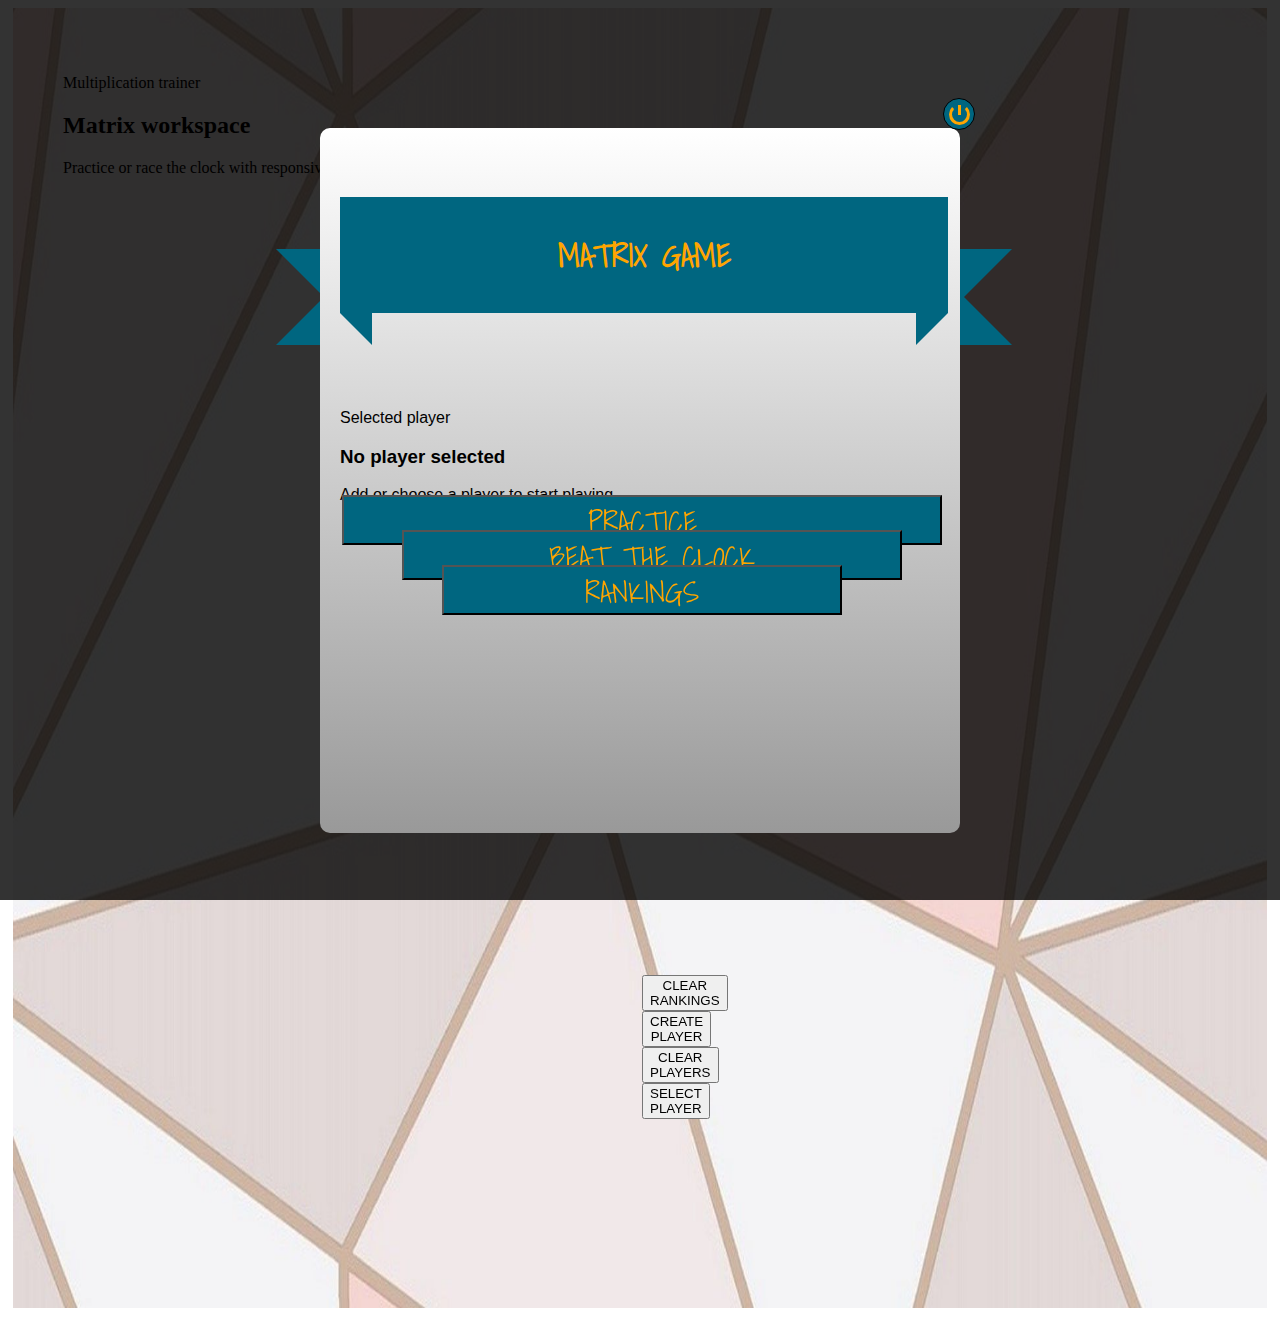
<file: Index.htm>
<!DOCTYPE html>
<meta http-equiv="Cache-Control" content="no-cache, no-store, must-revalidate" />
<meta http-equiv="Pragma" content="no-cache" />
<meta http-equiv="Expires" content="0" />
<meta name="viewport" content="width=device-width, initial-scale=1">
<html lang="en">
<head> 
    <meta charset="UTF-8">
    <link rel="stylesheet" href="styles.css">
    <link rel="stylesheet" href="lb.css">
    <title>Matrix Game</title>
</head>
<body>
    <div id="modalGameMenu" class="modalGameMenu">
        <div id="GameStart">
            <h1 class="ribbon">
                <strong id="GameStart_Header" class="ribbon-content">START THE CLOCK</strong>
            </h1>
            <div id="TimeSet" class="TimeSet" contenteditable="true">5:00</div>
            <div id="gobutton" class="gobutton"><p>GO</p></div>
        </div>
        <div id="GameStatus">
            <div class="GameComplete">
                <h1 class="ribbon">
                    <strong id="GameComplete_Header" class="ribbon-content">HEADER</strong>
                </h1>
                <div class="GameCompleteProfilePic"></div>
                <div id="GameCompleteImage" class="GameCompleteImage">&nbsp;</div>
                <h2 id="GameComplete_Score">
                  You scored <strong>67%</strong> in <strong>5 mins 30 secs</strong>
                </h2>
                <h2 id="GameComplete_SubHeader2" >
                  Check the leaderboard to see where you placed.
                </h2>
                <h2  id="GameComplete_SubHeader3">
                  Tip : Do this next time
                </h2>
                <div id="closemodalGameMenu" class="ExitButton" onclick="location.href='#close';">&nbsp;</div>
              </div>
        </div>
    </div>
    <div id="modalRakings" class="modalRankings">
        <div>  
            <div id="HeaderRankings" class="HeaderRankings">
                <h1 class="ribbon"><strong class="ribbon-content">RANKINGS</strong></h1>
                <div id="exit2" class="ExitButton" onclick="ClearScreenAndShowMenu();">&nbsp;</div>
                <div id="ClearRankings" class="ClearRankings" onclick="ClearRankings();">&nbsp;</div>
            </div>

            <div id="MainRankings" class="MainRankings">
                <div class="center">
                    <div id="NoRankings" class="NoRankings">
                        <h1>IT'S QUIET IN HERE !!</h1>
                        <p>START PLATING BEAT THE CLOCK TO GET RANKED</p>
                    </div>
                <div class="top3">
                    <div class="two item" id="RankItem2">
                        <div class="top3_pos">
                        2
                        </div>
                        <div id="item2_pic" class="top3_pic"></div>
                        <div id="item2_name" class="top3_name">
                        RANK2
                        </div>
                        <div id="item2_score" class="top3_score">
                        100%
                            </div>
                        </div>
                    <div class="one item" id="RankItem1">
                        <div class="top3_pos">
                        1
                        </div>
                        <div id="item1_pic"  class="top3_pic"></div>
                        <div id="item1_pic2"  class="top3_pic2" style="background-image: url('trophy_1st.png')"></div>
                        <div id="item1_name" class="top3_name">
                        RANK1
                        </div>
                        <div id="item1_score" class="top3_score">
                        100%
                            </div>
                        </div>
                    <div class="three item" id="RankItem3">
                        <div class="top3_pos">
                        3
                        </div>
                        <div id="item3_pic" class="top3_pic"></div>
                        <div id="item3_pic2"  class="top3_pic2 bronze-trophy"></div>
                        <div id="item3_name" class="top3_name">
                        RANK3
                        </div>
                        <div id="item3_score" class="top3_score">
                        100%
                            </div>
                        </div>
                    </div> 
                    <div class="list">
                        <div class="item" id="RankItem4">
                            <div class="list_pos">
                            4
                            </div>
                            <div id="item4_pic" class="list_pic"></div>
                            <div id="item4_name" class="list_name">
                            RANK4
                            </div>
                            <div id="item4_score" class="list_score">
                            100%
                            </div>
                        </div>
                        <div class="item" id="RankItem5">
                            <div class="list_pos">
                            5
                            </div>
                            <div id="item5_pic" class="list_pic"></div>
                            <div id="item5_name" class="list_name">
                            RANK5
                            </div>
                            <div id="item5_score" class="list_score">
                            100%
                            </div>
                        </div>
                        <div class="item" id="RankItem6">
                            <div class="list_pos">
                            5
                            </div>
                            <div id="item6_pic" class="list_pic"></div>
                            <div id="item6_name" class="list_name">
                            RANK6
                            </div>
                            <div id="item6_score" class="list_score">
                            100%
                            </div>
                        </div>
                        <div class="item" id="RankItem7">
                            <div class="list_pos">
                            5
                            </div>
                            <div id="item7_pic" class="list_pic"></div>
                            <div id="item7_name" class="list_name">
                            RANK7
                            </div>
                            <div id="item7_score" class="list_score">
                            100%
                            </div>
                        </div>
                        <div class="item" id="RankItem8">
                            <div class="list_pos">
                            5
                            </div>
                            <div id="item8_pic" class="list_pic"></div>
                            <div id="item8_name" class="list_name">
                            RANK8
                            </div>
                            <div id="item8_score" class="list_score">
                            100%
                            </div>
                        </div>
                        <div class="item" id="RankItem9">
                            <div class="list_pos">
                            5
                            </div>
                            <div id="item9_pic" class="list_pic"></div>
                            <div id="item9_name" class="list_name">
                            RANK9
                            </div>
                            <div id="item9_score" class="list_score">
                            100%
                            </div>
                        </div>
                        <div class="item" id="RankItem10">
                            <div class="list_pos">
                            5
                            </div>
                            <div id="item10_pic" class="list_pic"></div>
                            <div id="item10_name" class="list_name">
                            RANK10
                            </div>
                            <div id="item10_score" class="list_score">
                            100%
                            </div>
                        </div>
                    </div>
                </div>
            </div>
        </div>
    </div>
    <div id="modalMainMenu" class="modalMainMenu">
        <div class="menu-card">
            <div class="menu-card__header">
                <h1 class="ribbon modern-ribbon">
                        <strong class="ribbon-content">MATRIX GAME</strong>
                </h1>
                <div id="exit"  class="ExitButton" onclick="location.href='#close';">&nbsp;</div>
            </div>
            <div id="mainmenutopimage" class="menu-hero">
    
            </div>
            <div class="selected-player">
                <div id="selectedPlayerAvatar" class="selected-player__avatar"></div>
                <div class="selected-player__details">
                    <p class="eyebrow">Selected player</p>
                    <h3 id="selectedPlayerName" class="selected-player__name">No player selected</h3>
                    <p class="helper-text small">Add or choose a player to start playing.</p>
                </div>
            </div>
            <div id="mainMenuItems" class="menu-grid">
                    <button id="practice" class="menu-button primary"><span>PRACTICE</span></button>
                    <button id="beattheclock" class="menu-button primary"><span>BEAT THE CLOCK</span></button>
                    <button id="rankings" class="menu-button secondary"><span>RANKINGS</span></button>
                    <button id="clearRankings" class="menu-button ghost"><span>CLEAR RANKINGS</span></button>
                    <button id="createPlayer" class="menu-button secondary"><span>CREATE PLAYER</span></button>
                    <button id="clearPlayers" class="menu-button ghost"><span>CLEAR PLAYERS</span></button>
                    <button id="selectPlayer" class="menu-button secondary hidden"><span>SELECT PLAYER</span></button>
                  </div>
        </div>
        </div>
    <div id="modalCreatePlayer" class="modalMainMenu">
        <div class="menu-card player-card">
            <div class="menu-card__header">
                <h2>Create player</h2>
                <div class="ExitButton" onclick="ClearScreenAndShowMenu();">&nbsp;</div>
            </div>
            <div class="player-form">
                <label class="input-label" for="playerName">Player name</label>
                <input id="playerName" class="text-input" type="text" maxlength="40" placeholder="Enter player name">

                <label class="input-label" for="playerImage">Player image</label>
                <input id="playerImage" class="file-input" type="file" accept="image/*">
                <div class="player-preview">
                    <div id="playerPreview" class="selected-player__avatar preview"></div>
                    <p class="helper-text small">Choose an image to personalise this player.</p>
                </div>
            </div>
            <div class="player-form__actions">
                <button id="savePlayer" class="menu-button primary"><span>SAVE PLAYER</span></button>
                <button id="cancelCreatePlayer" class="menu-button ghost"><span>CANCEL</span></button>
            </div>
        </div>
    </div>
    <div id="modalSelectPlayer" class="modalMainMenu">
        <div class="menu-card player-card">
            <div class="menu-card__header">
                <h2>Select player</h2>
                <div class="ExitButton" onclick="ClearScreenAndShowMenu();">&nbsp;</div>
            </div>
            <div id="playerList" class="player-list"></div>
        </div>
    </div>
    <div id="GameScreen" class="GameScreen">  
        <div class="game-panel">
            <div class="game-panel__header">
                <div>
                    <p class="eyebrow">Multiplication trainer</p>
                    <h2>Matrix workspace</h2>
                </div>
                <p class="helper-text">Practice or race the clock with responsive controls.</p>
            </div>
            <div class="table-wrapper">
                <table id="MatrixTable" class="MatrixTable"></table>
            </div>
            <div id="matrixfooter" class="matrixfooter" >
                <div id="timerMeter" class="meter">
                    <span id="progress" style="width: 0%"></span>
                </div>
                <div id="ButtonGroup" class="ButtonGroup">
                    <div id="StopButton" class="control-button stopbutton"><p>Stop</p></div>
                    <div id="MenuButton" class="control-button menubutton"><p>Menu</p></div>
                    <div id="ShuffleButton" class="control-button shufflebutton"><p>Shuffle</p></div>
                </div>
            </div>
        </div>
    </div>
</body>
<script src="codelib.js"></script>
</html>
</file>
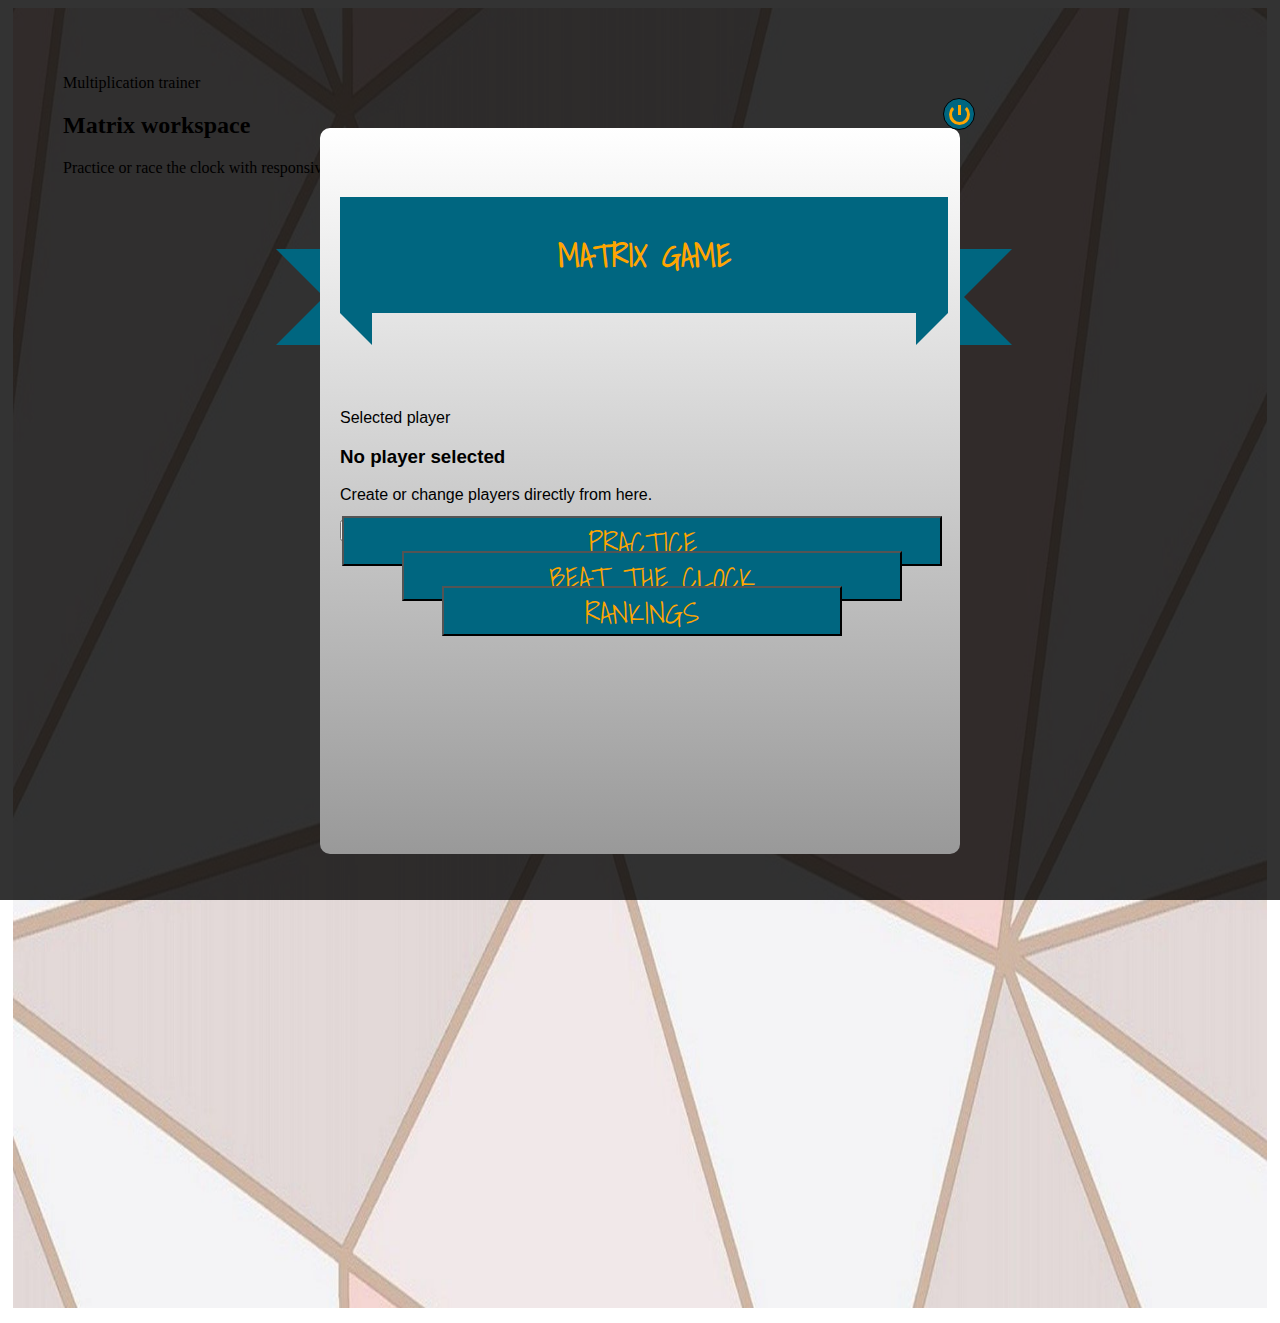
<file: Index.html>
<!DOCTYPE html>
<meta http-equiv="Cache-Control" content="no-cache, no-store, must-revalidate" />
<meta http-equiv="Pragma" content="no-cache" />
<meta http-equiv="Expires" content="0" />
<meta name="viewport" content="width=device-width, initial-scale=1">
<html lang="en">
<head> 
    <meta charset="UTF-8">
    <link rel="stylesheet" href="styles.css">
    <link rel="stylesheet" href="lb.css">
    <title>Matrix Game</title>
</head>
<body>
    <div id="modalGameMenu" class="modalGameMenu">
        <div id="GameStart">
            <h1 class="ribbon">
                <strong id="GameStart_Header" class="ribbon-content">START THE CLOCK</strong>
            </h1>
            <div id="TimeSet" class="TimeSet" contenteditable="true">5:00</div>
            <div id="gobutton" class="gobutton"><p>GO</p></div>
        </div>
        <div id="GameStatus">
            <div class="GameComplete">
                <h1 class="ribbon">
                    <strong id="GameComplete_Header" class="ribbon-content">HEADER</strong>
                </h1>
                <div id="GameCompleteImage" class="GameCompleteImage">&nbsp;</div>
                <h2 id="GameComplete_Score">
                  You scored <strong>67%</strong> in <strong>5 mins 30 secs</strong>
                </h2>
                <h2 id="GameComplete_SubHeader2" >
                  Check the leaderboard to see where you placed.
                </h2>
                <h2  id="GameComplete_SubHeader3">
                  Tip : Do this next time
                </h2>
                <div id="closemodalGameMenu" class="ExitButton" onclick="location.href='#close';">&nbsp;</div>
              </div>
        </div>
    </div>
    <div id="modalRakings" class="modalRankings">
        <div>  
            <div id="HeaderRankings" class="HeaderRankings">
                <h1 class="ribbon"><strong class="ribbon-content">RANKINGS</strong></h1>
                <div id="exit2" class="ExitButton" onclick="ClearScreenAndShowMenu();">&nbsp;</div>
                <div id="ClearRankings" class="ClearRankings" onclick="ClearRankings();">&nbsp;</div>
            </div>

            <div id="MainRankings" class="MainRankings">
                <div class="center">
                    <div id="NoRankings" class="NoRankings">
                        <h1>IT'S QUIET IN HERE !!</h1>
                        <p>START PLATING BEAT THE CLOCK TO GET RANKED</p>
                    </div>
                    <div class="top3">
                        <div class="two item" id="RankItem2">
                            <div class="top3_pos">2</div>
                            <div id="item2_pic" class="top3_pic"></div>
                            <div id="item2_pic2" class="top3_pic2 silver" style="background-image: url('trophy_2nd.svg')"></div>
                            <div id="item2_name" class="top3_name">RANK2</div>
                            <div id="item2_score" class="top3_score">100%</div>
                        </div>
                        <div class="one item" id="RankItem1">
                            <div class="top3_pos">1</div>
                            <div id="item1_pic" class="top3_pic"></div>
                            <div id="item1_pic2" class="top3_pic2 gold" style="background-image: url('trophy_1st.png')"></div>
                            <div id="item1_name" class="top3_name">RANK1</div>
                            <div id="item1_score" class="top3_score">100%</div>
                        </div>
                        <div class="three item" id="RankItem3">
                            <div class="top3_pos">3</div>
                            <div id="item3_pic" class="top3_pic"></div>
                            <div id="item3_pic2" class="top3_pic2 bronze" style="background-image: url('trophy_bronze.svg')"></div>
                            <div id="item3_name" class="top3_name">RANK3</div>
                            <div id="item3_score" class="top3_score">100%</div>
                        </div>
                    </div> 
                    <div class="list">
                        <div class="item" id="RankItem4">
                            <div class="list_pos">
                            4
                            </div>
                            <div id="item4_pic" class="list_pic"></div>
                            <div id="item4_name" class="list_name">
                            RANK4
                            </div>
                            <div id="item4_score" class="list_score">
                            100%
                            </div>
                        </div>
                        <div class="item" id="RankItem5">
                            <div class="list_pos">
                            5
                            </div>
                            <div id="item5_pic" class="list_pic"></div>
                            <div id="item5_name" class="list_name">
                            RANK5
                            </div>
                            <div id="item5_score" class="list_score">
                            100%
                            </div>
                        </div>
                        <div class="item" id="RankItem6">
                            <div class="list_pos">
                            6
                            </div>
                            <div id="item6_pic" class="list_pic"></div>
                            <div id="item6_name" class="list_name">
                            RANK6
                            </div>
                            <div id="item6_score" class="list_score">
                            100%
                            </div>
                        </div>
                        <div class="item" id="RankItem7">
                            <div class="list_pos">
                            7
                            </div>
                            <div id="item7_pic" class="list_pic"></div>
                            <div id="item7_name" class="list_name">
                            RANK7
                            </div>
                            <div id="item7_score" class="list_score">
                            100%
                            </div>
                        </div>
                        <div class="item" id="RankItem8">
                            <div class="list_pos">
                            8
                            </div>
                            <div id="item8_pic" class="list_pic"></div>
                            <div id="item8_name" class="list_name">
                            RANK8
                            </div>
                            <div id="item8_score" class="list_score">
                            100%
                            </div>
                        </div>
                        <div class="item" id="RankItem9">
                            <div class="list_pos">
                            9
                            </div>
                            <div id="item9_pic" class="list_pic"></div>
                            <div id="item9_name" class="list_name">
                            RANK9
                            </div>
                            <div id="item9_score" class="list_score">
                            100%
                            </div>
                        </div>
                        <div class="item" id="RankItem10">
                            <div class="list_pos">
                            10
                            </div>
                            <div id="item10_pic" class="list_pic"></div>
                            <div id="item10_name" class="list_name">
                            RANK10
                            </div>
                            <div id="item10_score" class="list_score">
                            100%
                            </div>
                        </div>
                    </div>
                </div>
            </div>
        </div>
    </div>
    <div id="modalMainMenu" class="modalMainMenu">
        <div class="menu-card">
            <div class="menu-card__header">
                <h1 class="ribbon modern-ribbon">
                        <strong class="ribbon-content">MATRIX GAME</strong>
                </h1>
                <div id="exit"  class="ExitButton" onclick="location.href='#close';">&nbsp;</div>
            </div>
            <div id="mainmenutopimage" class="menu-hero">
    
            </div>
            <div class="selected-player">
                <div id="selectedPlayerAvatar" class="selected-player__avatar"></div>
                <div class="selected-player__details">
                    <p class="eyebrow">Selected player</p>
                    <h3 id="selectedPlayerName" class="selected-player__name">No player selected</h3>
                    <p class="helper-text small">Create or change players directly from here.</p>
                    <div class="selected-player__actions">
                        <button id="selectedCreatePlayer" class="chip-button"><span>CREATE PLAYER</span></button>
                        <button id="selectedChangePlayer" class="chip-button ghost"><span>CHANGE PLAYER</span></button>
                    </div>
                </div>
            </div>
            <div id="mainMenuItems" class="menu-grid">
                    <button id="practice" class="menu-button primary"><span>PRACTICE</span></button>
                    <button id="beattheclock" class="menu-button primary"><span>BEAT THE CLOCK</span></button>
                    <button id="rankings" class="menu-button secondary"><span>RANKINGS</span></button>
                  </div>
        </div>
        </div>
    <div id="modalCreatePlayer" class="modalMainMenu">
        <div class="menu-card player-card">
            <div class="menu-card__header">
                <h2>Create player</h2>
                <div class="ExitButton" onclick="ClearScreenAndShowMenu();">&nbsp;</div>
            </div>
            <div class="player-form">
                <label class="input-label" for="playerName">Player name</label>
                <input id="playerName" class="text-input" type="text" maxlength="40" placeholder="Enter player name">

                <label class="input-label" for="playerImage">Player image</label>
                <input id="playerImage" class="file-input" type="file" accept="image/*">
            </div>
            <div class="player-form__actions">
                <button id="savePlayer" class="menu-button primary"><span>SAVE PLAYER</span></button>
                <button id="cancelCreatePlayer" class="menu-button ghost"><span>CANCEL</span></button>
            </div>
            <div class="player-preview">
                <div id="playerPreview" class="selected-player__avatar preview"></div>
            </div>
        </div>
    </div>
    <div id="modalSelectPlayer" class="modalMainMenu">
        <div class="menu-card player-card">
            <div class="menu-card__header">
                <h2>Select player</h2>
                <div class="ExitButton" onclick="ClearScreenAndShowMenu();">&nbsp;</div>
            </div>
            <div id="playerList" class="player-list"></div>
        </div>
    </div>
    <div id="GameScreen" class="GameScreen">  
        <div class="game-panel">
            <div class="game-panel__header">
                <div>
                    <p class="eyebrow">Multiplication trainer</p>
                    <h2>Matrix workspace</h2>
                </div>
                <p class="helper-text">Practice or race the clock with responsive controls.</p>
            </div>
            <div class="table-wrapper">
                <table id="MatrixTable" class="MatrixTable"></table>
            </div>
            <div id="matrixfooter" class="matrixfooter" >
                <div id="timerMeter" class="meter">
                    <span id="progress" style="width: 0%"></span>
                </div>
                <div id="ButtonGroup" class="ButtonGroup">
                    <div id="StopButton" class="control-button stopbutton"><p>Stop</p></div>
                    <div id="MenuButton" class="control-button menubutton"><p>Menu</p></div>
                    <div id="ShuffleButton" class="control-button shufflebutton"><p>Shuffle</p></div>
                </div>
            </div>
        </div>
    </div>
</body>
<script src="codelib.js"></script>
</html>
</file>
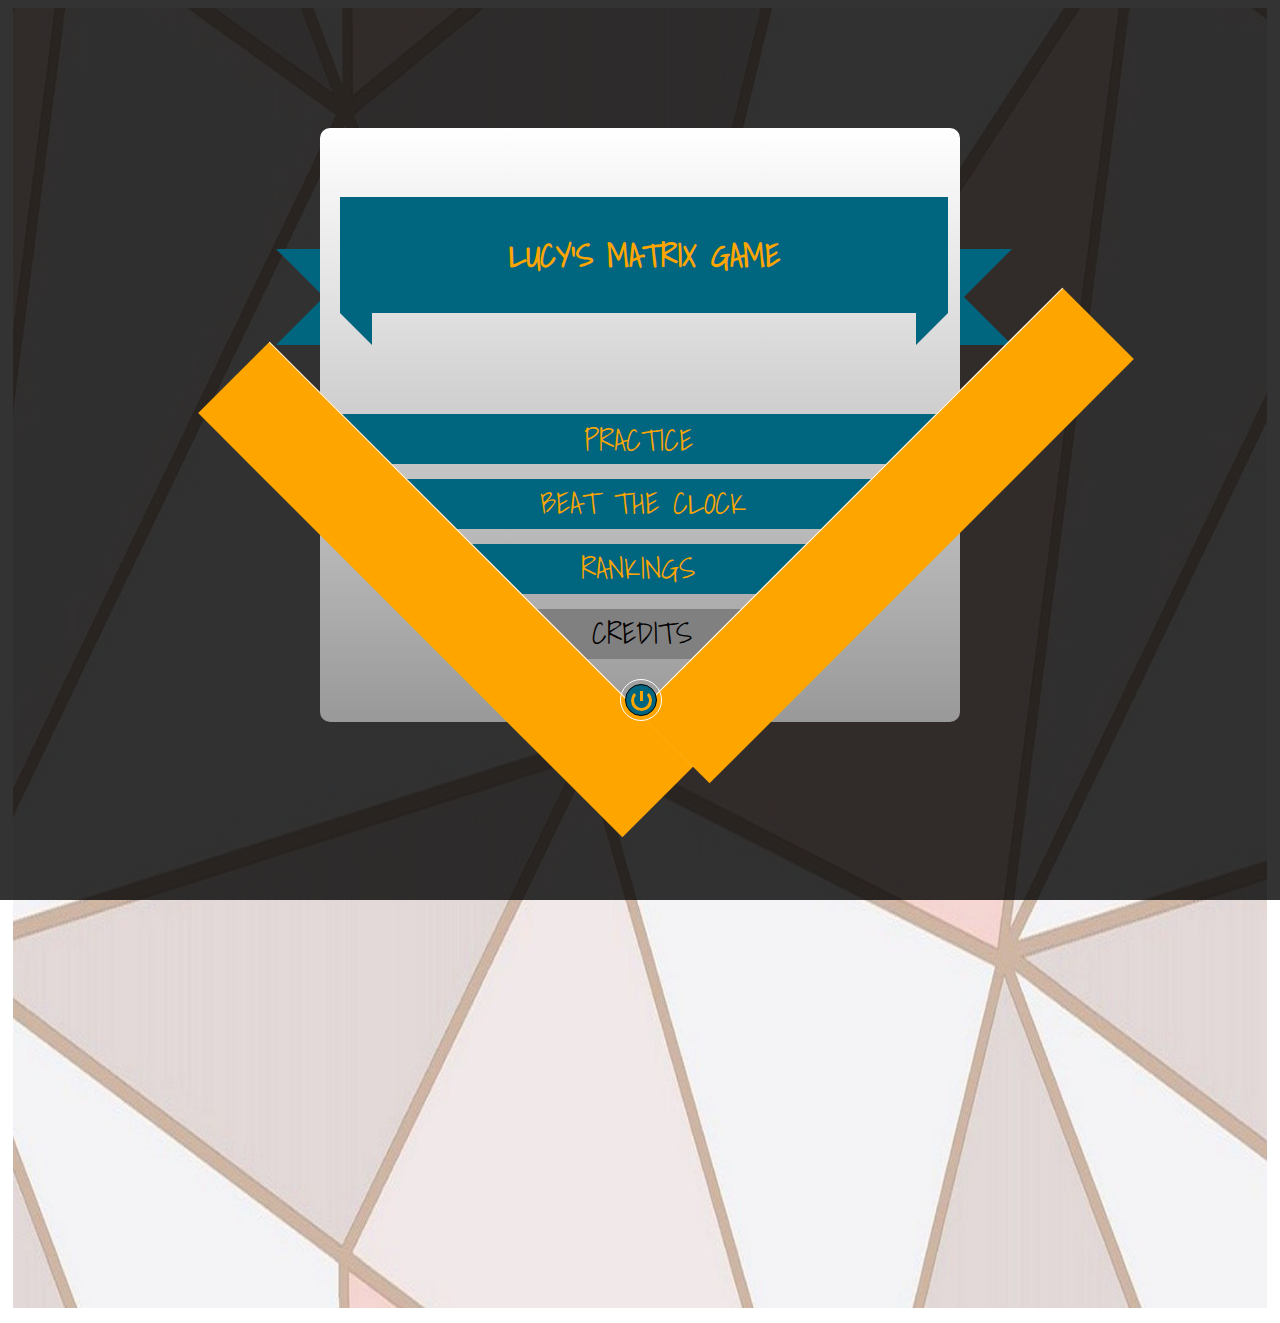
<file: Default.htm>
<!DOCTYPE html>
<meta http-equiv="Cache-Control" content="no-cache, no-store, must-revalidate" />
<meta http-equiv="Pragma" content="no-cache" />
<meta http-equiv="Expires" content="0" />
<meta name="viewport" content="width=device-width, initial-scale=1">
<html lang="en">
<head> 
    <meta charset="UTF-8">
    <link rel="stylesheet" href="styles.css">
    <link rel="stylesheet" href="lb.css">
    <title>Lucys Matrix Game</title>
</head>
<body>
    <div id="modalGameMenu" class="modalGameMenu">
        <div id="GameStart">
            <h1 class="ribbon">
                <strong id="GameStart_Header" class="ribbon-content">START THE CLOCK</strong>
            </h1>
            <div id="TimeSet" class="TimeSet" contenteditable="true">5:00</div>
            <div id="gobutton" class="gobutton"><p>GO</p></div>
        </div>
        <div id="GameStatus">
            <div class="GameComplete">
                <h1 class="ribbon">
                    <strong id="GameComplete_Header" class="ribbon-content">HEADER</strong>
                </h1>
                <div class="GameCompleteProfilePic"></div>
                <div id="GameCompleteImage" class="GameCompleteImage">&nbsp;</div>
                <h2 id="GameComplete_Score">
                  You scored <strong>67%</strong> in <strong>5 mins 30 secs</strong>
                </h2>
                <h2 id="GameComplete_SubHeader2" >
                  Check the leaderboard to see where you placed.
                </h2>
                <h2  id="GameComplete_SubHeader3">
                  Tip : Do this next time
                </h2>
                <div id="closemodalGameMenu" class="ExitButton" onclick="location.href='#close';">&nbsp;</div>
              </div>
        </div>
    </div>
    <div id="modalRakings" class="modalRankings">
        <div>  
            <div id="HeaderRankings" class="HeaderRankings">
                <h1 class="ribbon"><strong class="ribbon-content">RANKINGS</strong></h1>
                <div id="exit2" class="ExitButton" onclick="ClearScreenAndShowMenu();">&nbsp;</div>
                <div id="ClearRankings" class="ClearRankings" onclick="ClearRankings();">&nbsp;</div>
            </div>

            <div id="MainRankings" class="MainRankings">
                <div class="center">
                    <div id="NoRankings" class="NoRankings">
                        <h1>IT'S QUIET IN HERE !!</h1>
                        <p>START PLATING BEAT THE CLOCK TO GET RANKED</p>
                    </div>
                    <div class="top3">
                        <div class="two item" id="RankItem2">
                            <div class="top3_pos">
                            2
                            </div>
                            <div id="item2_pic" class="top3_pic" style="background-image: url('lucy.png')"></div>
                            <div id="item2_name" class="top3_name">
                            RANK2
                            </div>
                            <div id="item2_score" class="top3_score">
                            100%
                            </div>
                        </div>
                        <div class="one item" id="RankItem1">
                            <div class="top3_pos">
                            1
                            </div>
                            <div id="item1_pic"  class="top3_pic" style="background-image: url('lucy.png')"></div>
                            <div id="item1_pic2"  class="top3_pic2" style="background-image: url('trophy_1st.png')"></div>
                            <div id="item1_name" class="top3_name">
                            RANK1
                            </div>
                            <div id="item1_score" class="top3_score">
                            100%
                            </div>
                        </div>
                        <div class="three item" id="RankItem3">
                            <div class="top3_pos">
                            3
                            </div>
                            <div id="item3_pic" class="top3_pic" style="background-image: url('lucy.png')"></div>
                            <div id="item3_name" class="top3_name">
                            RANK3
                            </div>
                            <div id="item3_score" class="top3_score">
                            100%
                            </div>
                        </div>
                    </div> 
                    <div class="list">
                        <div class="item" id="RankItem4">
                            <div class="list_pos">
                            4
                            </div>
                            <div id="item4_pic" class="list_pic" style="background-image: url('lucy.png')"></div>
                            <div id="item4_name" class="list_name">
                            RANK4
                            </div>
                            <div id="item4_score" class="list_score">
                            100%
                            </div>
                        </div>
                        <div class="item" id="RankItem5">
                            <div class="list_pos">
                            5
                            </div>
                            <div id="item5_pic" class="list_pic" style="background-image: url('lucy.png')"></div>
                            <div id="item5_name" class="list_name">
                            RANK5
                            </div>
                            <div id="item5_score" class="list_score">
                            100%
                            </div>
                        </div>
                        <div class="item" id="RankItem6">
                            <div class="list_pos">
                            5
                            </div>
                            <div id="item6_pic" class="list_pic" style="background-image: url('lucy.png')"></div>
                            <div id="item6_name" class="list_name">
                            RANK6
                            </div>
                            <div id="item6_score" class="list_score">
                            100%
                            </div>
                        </div>
                        <div class="item" id="RankItem7">
                            <div class="list_pos">
                            5
                            </div>
                            <div id="item7_pic" class="list_pic" style="background-image: url('lucy.png')"></div>
                            <div id="item7_name" class="list_name">
                            RANK7
                            </div>
                            <div id="item7_score" class="list_score">
                            100%
                            </div>
                        </div>
                        <div class="item" id="RankItem8">
                            <div class="list_pos">
                            5
                            </div>
                            <div id="item8_pic" class="list_pic" style="background-image: url('lucy.png')"></div>
                            <div id="item8_name" class="list_name">
                            RANK8
                            </div>
                            <div id="item8_score" class="list_score">
                            100%
                            </div>
                        </div>
                        <div class="item" id="RankItem9">
                            <div class="list_pos">
                            5
                            </div>
                            <div id="item9_pic" class="list_pic" style="background-image: url('lucy.png')"></div>
                            <div id="item9_name" class="list_name">
                            RANK9
                            </div>
                            <div id="item9_score" class="list_score">
                            100%
                            </div>
                        </div>
                        <div class="item" id="RankItem10">
                            <div class="list_pos">
                            5
                            </div>
                            <div id="item10_pic" class="list_pic" style="background-image: url('lucy.png')"></div>
                            <div id="item10_name" class="list_name">
                            RANK10
                            </div>
                            <div id="item10_score" class="list_score">
                            100%
                            </div>
                        </div>
                    </div>
                </div>
            </div>
        </div>
    </div>
    <div id="modalMainMenu" class="modalMainMenu">
        <div>
            <h1 class="ribbon">
                    <strong class="ribbon-content">LUCY'S MATRIX GAME</strong>
            </h1>
            <div id="mainmenutopimage">
    
            </div>
            <div id="mainMenuItems">
                    <div id="left"></div>
                    <div id="practice"><p>PRACTICE</p></div>
                    <div id="beattheclock"><p>BEAT THE CLOCK</p></div>
                    <div id="rankings"><p>RANKINGS</p></div>
                    <div id="credits"><p>CREDITS</p></div>
                    <div id="right"></div>
                    <div id="exit"  class="ExitButton" onclick="location.href='#close';">&nbsp;</div>
                    <div id="circle"></div>
                  </div>
        </div>
        </div>
    <div id="GameScreen" class="GameScreen">  
        <table id="MatrixTable" class="MatrixTable"></table>
        <div id="matrixfooter" >
            <div class="meter">
                <span id="progress" style="width: 0%"></span>
                <div id="ButtonGroup" class="ButtonGroup">
                    <div id="StopButton" class="stopbutton"><p>Stop</p></div>
                    <div id="MenuButton" class="menubutton"><p>Menu</p></div>
                    <div id="ShuffleButton" class="shufflebutton"><p>Shuffle</p></div>
                </div>
            </div>
            
        </div>
    </div>
</table>
</body>
<script src="codelib.js"></script>
</html>
</file>
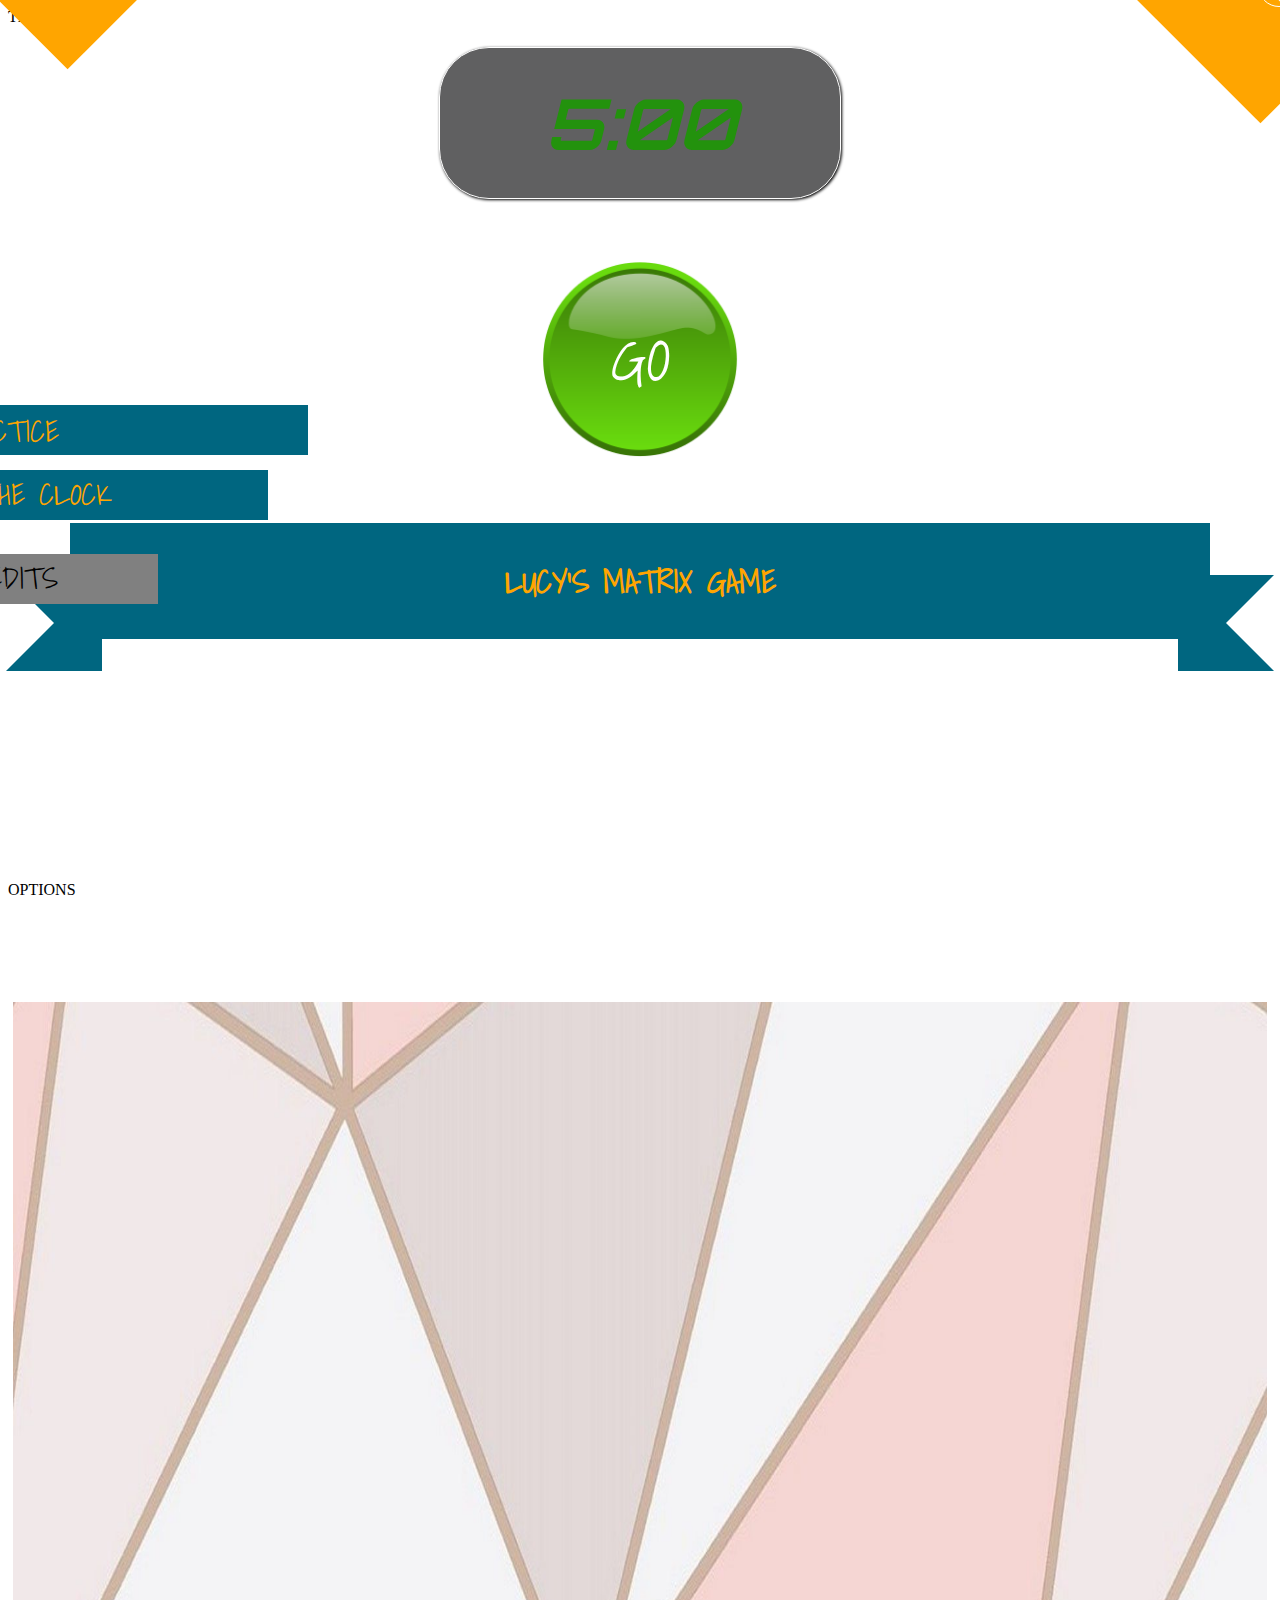
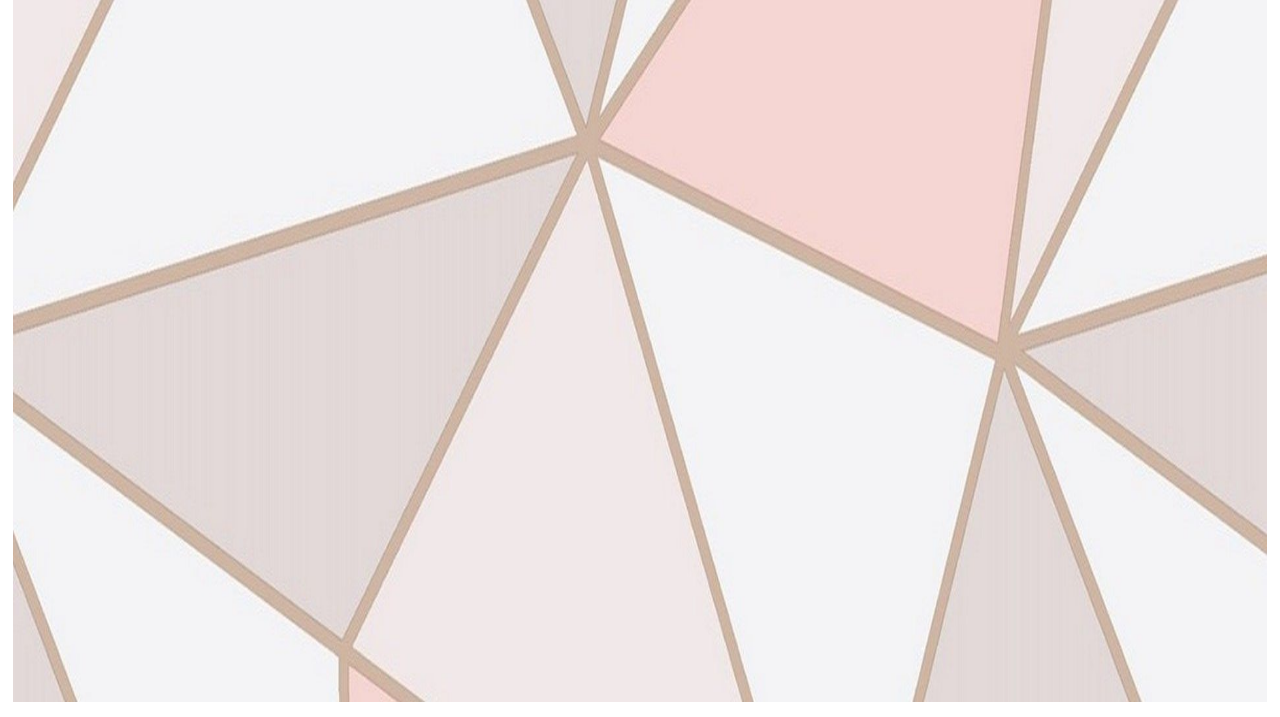
<file: Matrix.htm>
<!DOCTYPE html>
<meta http-equiv="Cache-Control" content="no-cache, no-store, must-revalidate" />
<meta http-equiv="Pragma" content="no-cache" />
<meta http-equiv="Expires" content="0" />
<html lang="en">
<head> 
    <meta charset="UTF-8">
    <link rel="stylesheet" href="styles.css">
    <title>Lucys Matrix Game</title>
</head>
<body>
    <div id="GameScore" class="GameScore">TEST</div>
    <div id="inGameStatus" class="inGameStatus">
        <div id="GameStart">
            <h1> </h1>
            <div id="TimeSet" class="TimeSet" contenteditable="true">5:00</div>
            <div id="gobutton" class="gobutton"><p>GO</p></div>
        </div>
        <div id="GameStatus">
        </div>
    </div>
    <div id="openModal" class="modalDialog">
    <div>
        <h1 class="ribbon">
                <strong class="ribbon-content">LUCY'S MATRIX GAME</strong>
        </h1>
        <div id="mainmenutopimage">
        </div>
        <div id="allthethings">
                <div id="left"></div>
                <div id="practice"><p>PRACTICE</p></div>
                <div id="beattheclock"><p>BEAT THE CLOCK</p></div>
                <div id="options"><p>OPTIONS</p></div>
                <div id="credits"><p>CREDITS</p></div>
                <div id="right"></div>
                <div id="exit" onclick="location.href='#close';">&nbsp;</div>
                <div id="circle"></div>
              </div>
    </div>
    </div>
    <div id="GameScreen" class="GameScreen">  
        <table id="MatrixTable" class="MatrixTable"></table>
        <div id="matrixfooter" >
            <div class="meter">
                <span id="progress" style="width: 0%"></span>
                <div id="MenuButton" class="menubutton"><p>Menu</p></div>
                <div id="StopButton" class="stopbutton"><p>Stop</p></div>
            </div>
            
        </div>
    </div>
    
<!-- here goes our data! -->
</table>
</body>
<script src="codelib.js"></script>
</html>
</file>
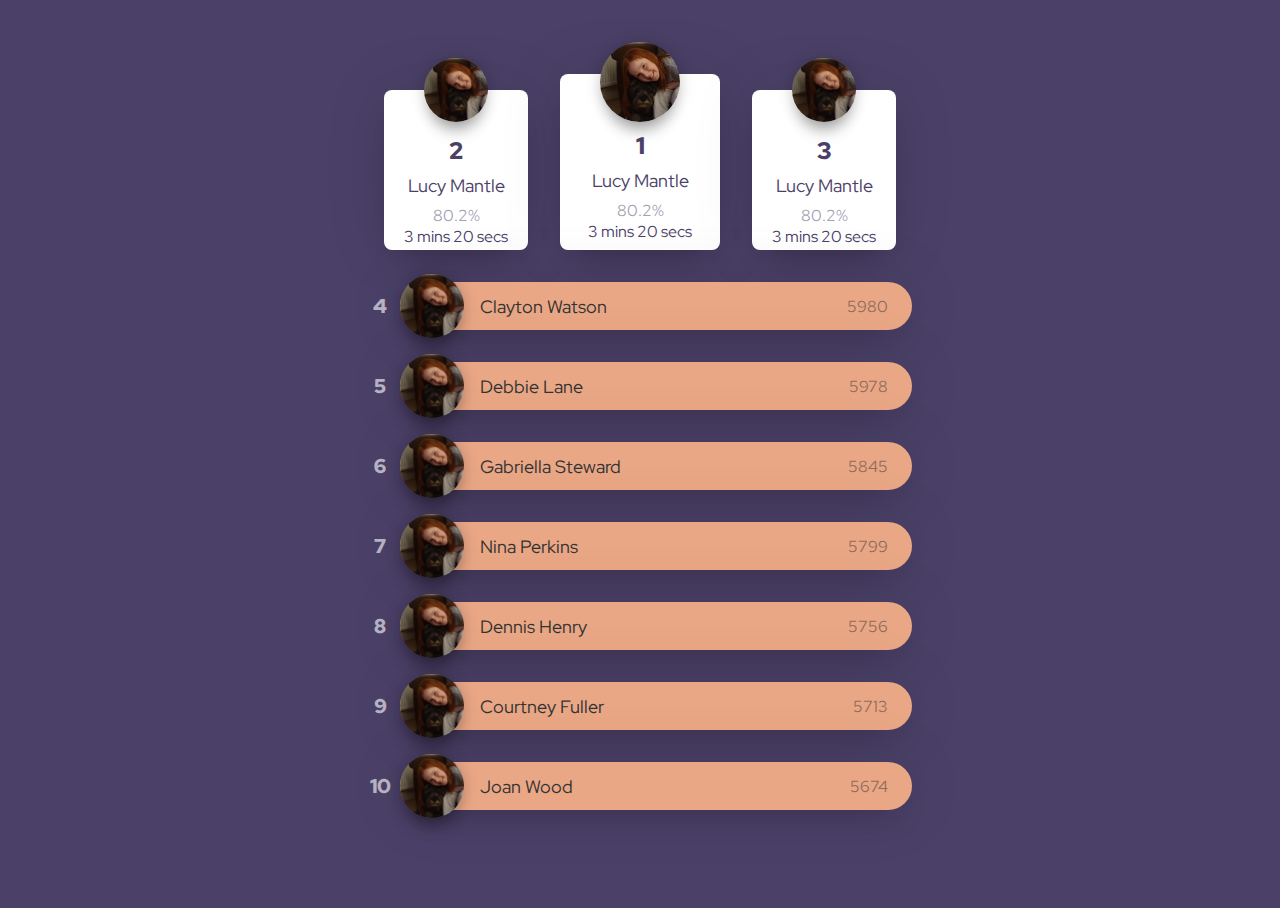
<file: testCode/LB.htm>
<!DOCTYPE html>
<meta http-equiv="Cache-Control" content="no-cache, no-store, must-revalidate" />
<meta http-equiv="Pragma" content="no-cache" />
<meta http-equiv="Expires" content="0" />
<meta name="viewport" content="width=device-width, initial-scale=1">
<html lang="en">
<head> 
    <meta charset="UTF-8">
    <link rel="stylesheet" href="styles.css">
    <title>Lucys Matrix Game</title>
</head>
<html>
<div class="center">
  <div class="top3">
    <div class="two item">
      <div class="pos">
        2
      </div>
      <div class="pic" style="background-image: url('lucy.png')"></div>
      <div class="name">
        Lucy Mantle
      </div>
      <div class="score">
        80.2%
      </div>
      <div class="time">
        3 mins 20 secs
      </div>
    </div>
    <div class="one item">
      <div class="pos">
        1
      </div>
      <div class="pic" style="background-image: url('lucy.png')"></div>
      <div class="name">
        Lucy Mantle
      </div>
      <div class="score">
        80.2%
      </div>
      <div class="time">
        3 mins 20 secs
      </div>
    </div>
    <div class="three item">
      <div class="pos">
        3
      </div>
      <div class="pic" style="background-image: url('lucy.png')"></div>
      <div class="name">
        Lucy Mantle
      </div>
      <div class="score">
        80.2%
      </div>
      <div class="time">
        3 mins 20 secs
      </div>
    </div>
  </div>
  <div class="list">
    <div class="item">
      <div class="pos">
        4
      </div>
      <div class="pic" style="background-image: url('lucy.png')"></div>
      <div class="name">
        Clayton Watson
      </div>
      <div class="score">
        5980
      </div>
    </div>
    <div class="item">
      <div class="pos">
        5
      </div>
      <div class="pic" style="background-image: url('lucy.png')"></div>
      <div class="name">
        Debbie Lane
      </div>
      <div class="score">
        5978
      </div>
    </div>
    <div class="item">
      <div class="pos">
        6
      </div>
      <div class="pic" style="background-image: url('lucy.png')"></div>
      <div class="name">
        Gabriella Steward
      </div>
      <div class="score">
        5845
      </div>
    </div>
    <div class="item">
      <div class="pos">
        7
      </div>
      <div class="pic" style="background-image: url('lucy.png')"></div>
      <div class="name">
        Nina Perkins
      </div>
      <div class="score">
        5799
      </div>
    </div>
    <div class="item">
      <div class="pos">
        8
      </div>
      <div class="pic" style="background-image: url('lucy.png')"></div>
      <div class="name">
        Dennis Henry
      </div>
      <div class="score">
        5756
      </div>
    </div>
    <div class="item">
      <div class="pos">
        9
      </div>
      <div class="pic" style="background-image: url('lucy.png')"></div>
      <div class="name">
        Courtney Fuller
      </div>
      <div class="score">
        5713
      </div>
    </div>
    <div class="item">
      <div class="pos">
        10
      </div>
      <div class="pic" style="background-image: url('lucy.png')"></div>
      <div class="name">
        Joan Wood
      </div>
      <div class="score">
        5674
      </div>
    </div>
  </div>
</div>
</html>
</file>
<file: styles.css>
@import url(https://fonts.googleapis.com/css?family=Shadows+Into+Light);
@import url(https://fonts.googleapis.com/css?family=Orbitron);

:root {
  --main-bg-color: brown;
  --main-bg-imagename: url("background2.jpg");
  --main-shufflebutton-imagename: url("button-shuffle.png");
  --main-stopbutton-imagename: url("button-stop.png");
  --matrix-td-font: brown;
  --matrix-th-font: "shadows into light";
  --matrix-td-color1: 226, 225, 225;
  --matrix-td-color2: 240, 236, 230;
  --matrix-th-color: rgb(104, 6, 88);
  --matrix-colheader-colour: 75,99,132;
  --matrix-rowheader-colour:75,99,132;
  --matrix-tdCorrect-colour:119,221,119;
  --matrix-tdIncorrect-colour:255,105,97;
  --status-divResult-colour:165, 147, 42;
}

body {
    /* background-color: whitesmoke; */
    
  }


.GameScreen {
    background-image: var(--main-bg-imagename);
    background-position: center top;
    background-size: 100% 100%;
    height:1200px;
    margin-top: 5px;
    margin-bottom: 15px;
    margin-right: 5px;
    margin-left: 5px;
    padding: 50px;
    -webkit-transition: opacity 400ms ease-in;
    -moz-transition: opacity 400ms ease-in;
    transition: opacity 400ms ease-in;
}

.GameScreen:target{
  opacity:1;
}

.modalRankings{
	position: fixed;
	font-family: Arial, Helvetica, sans-serif;
	top: 0;
	right: 0;
	bottom: 0;
	left: 0;
	background: rgba(0,0,0,0.8);
	z-index: 99999;
	opacity:0;
	-webkit-transition: opacity 400ms ease-in;
	-moz-transition: opacity 400ms ease-in;
	transition: opacity 400ms ease-in;
	pointer-events: none;
}

.modalRankings:target {
	opacity:1;
	pointer-events: auto;
}

.modalGameMenu {
	position: fixed;
	font-family: Arial, Helvetica, sans-serif;
	top: 0;
	right: 0;
	bottom: 0;
	left: 0;
	background: rgba(0,0,0,0.8);
	z-index: 99999;
	opacity:0;
	-webkit-transition: opacity 400ms ease-in;
	-moz-transition: opacity 400ms ease-in;
	transition: opacity 400ms ease-in;
	pointer-events: none;
}

.modalGameMenu:target {
	opacity:1;
	pointer-events: auto;
}

#GameCompleteImage
{ 
  background-image: url("badge-gold.png");
  background-color: darkgray;
  border: 3px solid black;
  background-position: center top;
  background-size: 100% 100%;
  width:200px;
  height:200px;
  margin-left: auto;
  margin-right: auto;
  position:relative;
  padding:20px,20px,20px,20px;
}

.modalGameMenu > div {
	width: 600px;
	position: relative;
	margin: 5% auto;
	padding: 5px 20px 13px 20px;
	border-radius: 10px;
	background: #fff;
	background: -moz-linear-gradient(#fff, #999);
	background: -webkit-linear-gradient(#fff, #999);
	background: -o-linear-gradient(#fff, #999);
}


 .MatrixTable{
    width: 90%;
    height: 75%;
    margin-left: auto;
    margin-right: auto;
    border: 3px solid black;
    table-layout: fixed;
    box-shadow: 10px 10px 5px rgb(31, 30, 30);
  }


.col-header {
    /* height: 50px;
    width:50px; */
    text-align: center;
    font-size: large;
    padding: 5px;
    background-color:rgb(var(--matrix-colheader-colour));
    text-align:center;
    color:white;
    font-family:var(--matrix-th-font);
    font-size: 30px;
    
  }

  .row-header {
    /* height: 50px;
    width:50px; */
    text-align: center;
    font-size: large;
    padding: 5px;
    background-color:rgb(var(--matrix-rowheader-colour));
    text-align:center;  
    color:white;
    font-family:var(--matrix-th-font);
    font-size: 30px;
  }
  
  .editable-cell1{
    /* height: 50px;
    width:50px; */
    border: 1px solid black;
    text-align: center;
    font-size: 25px;
    padding: 2px;
    font-family: Arial, Helvetica, sans-serif;
    background-color:rgb(var(--matrix-td-color1));
    
  }

  .editable-cell2{
    /* height: 50px;
    width:50px; */
    border: 1px solid black;
    text-align: center;
    font-size: 25px;
    padding: 2px;
    font-family: Arial, Helvetica, sans-serif;
    background-color:rgb(var(--matrix-td-color2));
  }

  .modalMainMenu {
	position: fixed;
	font-family: Arial, Helvetica, sans-serif;
	top: 0;
	right: 0;
	bottom: 0;
	left: 0;
	background: rgba(0,0,0,0.8);
	z-index: 99999;
	opacity:0;
	-webkit-transition: opacity 400ms ease-in;
	-moz-transition: opacity 400ms ease-in;
	transition: opacity 400ms ease-in;
	pointer-events: none;
}

.modalMainMenu:target {
	opacity:1;
	pointer-events: auto;
}

.modalMainMenu > div {
	width: 600px;
	position: relative;
	margin: 10% auto;
	padding: 5px 20px 13px 20px;
	border-radius: 10px;
	background: #fff;
	background: -moz-linear-gradient(#fff, #999);
	background: -webkit-linear-gradient(#fff, #999);
	background: -o-linear-gradient(#fff, #999);
}

.close {
	background: #606061;
	color: #FFFFFF;
	line-height: 25px;
	position: absolute;
	right: -12px;
	text-align: center;
	top: -10px;
	width: 24px;
	text-decoration: none;
  font-weight: bold;
	-webkit-border-radius: 12px;
	-moz-border-radius: 12px;
	border-radius: 12px;
	-moz-box-shadow: 1px 1px 3px #000;
	-webkit-box-shadow: 1px 1px 3px #000;
	box-shadow: 1px 1px 3px #000;
}

.close:hover { background: #00d9ff; }

#closemodalGameMenu
{
  right: 2px;
  top : 2px;
}


#TimeSet{
  margin-left: auto;
  margin-right: auto;
  font-family: 'Orbitron', sans-serif;
  font-weight: bold;
  font-style: italic;
  font-size:70px;
  text-align: center;
  height: 150px;
  line-height:150px;
  width: 400px;
  color: rgb(35, 146, 13);
  background: #606061;
  -moz-box-shadow: 1px 1px 3px #000;
	-webkit-box-shadow: 1px 1px 3px #000;
  box-shadow: 1px 1px 3px #000;
  border:1px solid white;
  border-radius:50px;
}


.ExitButton {
  height:30px;
  width:30px;
  background:#006680;
  border: 1px solid black;
  border-radius:50px;
  position:Absolute;
  top:-30px;
  z-index:50;
  right:-15px;
  -webkit-transition:0.5s;
  transition:0.5s;
  cursor:pointer;
  
}
.ExitButton:after {
  content:"";
  display:block;
  height:15px;
  width:15px;
  background:transparent;
  border-radius:50px;
  position:absolute;
  top:5px;
  left:5px;
  
  border:3px solid orange;
  border-top-color:transparent;
  
}

.ExitButton:before {
  content:"";
  display:block;
  height:10px;
  width:3px;
  background:orange;
  z-index:70;
  position:Absolute;
  right:13px;
  top:6px;
  
}
#circle {
  height:40px;
  width:40px;
  background:transparent;
  border:1px solid white;
  border-radius:50px;
  position:absolute;
  top:-35px;
  z-index:40;
  right:-20px;
  
}

#exit:hover {
  background:#7A0000;
  
}


#mainMenuItems {
  width:0px;
  height:0px;
  border-left: 300px solid transparent;
  border-right:300px solid transparent;
  border-top: 300px solid transparent;
  border-radius: px;
  position:relative;
  margin:auto;
  top:5px;
  left:2px; 
  
}

#practice {
  
  position:relative;
  bottom:330px;
  right:300px;
  height:50px;
  width:600px;
  background:#006680;
  text-align:center;
  font-size:30px;
  background-size: 1px 300%;
 -webkit-transition:0.5s;
  transition:0.5s;
  color:orange;
  font-family:shadows into light;
  cursor:pointer;
}

#practice:hover {
  background:Gray;
  color:white;
-webkit-transform:rotate(-1deg);
  transform:rotate(-2deg);
  
}

#beattheclock:hover {
  background:Gray;
  color:white;
  -webkit-transform:rotate(-2deg);
  transform:rotate(-2deg);
}

#practice p {
  position:relative;
  top:2px;
  right:4px;
}

#beattheclock {
  height:50px;
  width:500px;
  background:#006680;
  position:relative;
  bottom:345px;
  right:240px;
  text-align:center;
  font-size:30px;
  font-family:shadows into light;
  color:orange;
   -webkit-transition:0.5s;
  transition:0.5s;
  cursor:pointer;
  
   
  
}
#beattheclock p {
  position:relative;
  top:0px;
  right:9px;
  
}

#credits:hover {
  background:Gray;
  color:white;
  -webkit-transform:rotate(-2deg);
  transform:rotate(-2deg);
  
}

#rankings:hover {
  background:Gray;
  color:white;
  -webkit-transform:rotate(-2deg);
  transform:rotate(-2deg);
  
}

#left {
  height:100px;
  width:600px;
  background:orange;
  position:absolute;
  z-index:6;
  -webkit-transform:rotate(45deg);
  transform:rotate(45deg);
  top:-175px;
  right:-104px;
  border-top:1px solid white;
  
}
#right {
  height:100px;
  width:600px;
  background:orange;
  position:absolute;
  top:-229px;
  -webkit-transform:rotate(-45deg);
  transform:rotate(-45deg);
  z-index:7;
  left:-56px;
  border-top:1px solid white;  
}

#rankings{
  
  height:50px;
  width:400px;
  background:#006680;
  position:relative;
  bottom:360px;
  right:200px;
  font-size:30px;
  text-align:center;
  font-family:shadows into light;
  color:orange;
   -webkit-transition:0.5s;
  transition:0.5s;
  cursor:pointer;  
}

#rankings p {
  position:relative;
  top:0px;
  right:4px;
  
}

#credits {
  height:50px;
  width:300px;
  position:relative;
  background:#006680;
  bottom:375px;
  font-size:30px;
  right:150px;
  text-align:center;
  font-family:shadows into light;
  background:Gray;
   -webkit-transition:0.5s;
  transition:0.5s;
  cursor:pointer;
  
}

#credits p {
  position:relative;
  top:0px;
  
}

.ribbon {
    /*font-size: 16px !important;*/
    /* This ribbon is based on a 16px font side and a 24px vertical rhythm. I've used em's to position each element for scalability. If you want to use a different font size you may have to play with the position of the ribbon elements */
   
    width: 80%;
       
    position: relative;
    background: #006680;
    font-family:shadows into light;
    color: orange;
    text-align: center;
    padding: 1em 2em; /* Adjust to suit */
    margin: 2em auto 3em; /* Based on 24px vertical rhythm. 48px bottom margin - normally 24 but the ribbon 'graphics' take up 24px themselves so we double it. */
   }
   .ribbon:before, .ribbon:after {
    content: "";
    position: absolute;
    display: block;
    bottom: -1em;
    border: 1.5em solid #006680;
    z-index: -1;
   }
   .ribbon:before {
    left: -2em;
    border-right-width: 1.5em;
    border-left-color: transparent;
   }
   .ribbon:after {
    right: -2em;
    border-left-width: 1.5em;
    border-right-color: transparent;
   }
   .ribbon .ribbon-content:before, .ribbon .ribbon-content:after {
    content: "";
    position: absolute;
    display: block;
    border-style: solid;
    border-color: #006680 transparent transparent transparent;
    bottom: -1em;
   }
   .ribbon .ribbon-content:before {
    left: 0;
    border-width: 1em 0 0 1em;
   }
   .ribbon .ribbon-content:after {
    right: 0;
    border-width: 1em 1em 0 0;
   }



   /* 
   *****************************
   PROGRESS / NAV AREA 
   ****************************
   */

   .gobutton
   {
     background-image: url("goButton.png");
     background-size:cover;
     width: 200px;
     height:200px;
     line-height: 200px;
     margin-left: auto;
     margin-right: auto;
     margin-top: 50px;
     margin-bottom: 50px;
     z-index: 10;
     text-align:center;
     font-size:60px;
     color:white;
     font-family:shadows into light;
     cursor:pointer;
   }
   
   .gobutton pH1
   {
    margin-top: auto;
    margin-bottom: auto;
    height:100%;
   }
   
   .gobutton:hover {
     
   }

.ButtonGroup
{
  left:0; 
  right: 0; 
  width:500px;
  margin-left: auto;
  margin-right: auto; 
  margin-top: 0;
  margin-bottom: 0;
  top: 0;
  bottom: 0;
  z-index: 10;
  position: absolute;
}

.shufflebutton
{
  background-image: var(--main-shufflebutton-imagename);
  background-position: center top;
  width:200px;
  height:50px;
  background-size: 100% 100%;
  text-align:center;
  font-size:30px;
  color:white;
  font-family:shadows into light;
  cursor:pointer;
  margin-left: auto;
  margin-right: auto;
  float:left; 
}

.shufflebutton p
{
  margin:0;
  height:100%;
}

.shufflebutton:hover {
  background:#7A0000;
  color:white;
  -webkit-transform:rotate(-2deg);
  transform:rotate(-2deg);

}

.menubutton
{
  background-image: url("startButton.png");
  width:200px;
  height:50px;
  background-position: center top;
  background-size: 100% 100%;
  z-index: 10;
  text-align:center;
  font-size:30px;
  color:white;
  font-family:shadows into light;
  cursor:pointer;
  float:right;
  margin-left: auto;
  margin-right: auto;
}

.menubutton p
{
  margin:0;
  height:100%;
}

.menubutton:hover {
  background:#7A0000;
  color:white;
  -webkit-transform:rotate(-2deg);
  transform:rotate(-2deg);
  
}

.GameComplete {
  /* display: flex; */
  justify-content: center;
  /* align-items: flex-end; */
  color: #4B4168;
  text-align:center;
}

.GameComplete .item {
  box-sizing: border-box;
  position: relative;
  background: white;
  width:800px;
  /* width: 9rem;
  height: 10rem; */
  text-align: center;
  /* padding: 2.8rem 0 0;
  margin: 1rem 1rem 2rem;
  border-radius: 0.5rem;
  transform-origin: bottom;
  cursor: pointer; */
  transition: transform 200ms ease-in-out;
  box-shadow: 0 0 4rem 0 rgba(0, 0, 0, 0.1), 0 1rem 2rem -1rem rgba(0, 0, 0, 0.3);
}

.GameComplete h1
{
  /* font-family:shadows into light;
  margin-left: 12rem;
  margin-bottom: 4rem;
  font-size:40px; */
  text-align: right;
}

.GameComplete h2
{
  margin-left: 1rem;
  font-family:shadows into light;
  font-size:30px;
}

.GameCompleteProfilePic {
  position: absolute;
  top: 2.5rem;
  /* left: 2.5rem; */
  width: 10rem;
  height: 10rem;
  border-radius: 50%;
  background-image: url("lucy.png");
  background-size: cover;
  background-position: center;
  margin-right: 1rem;
  box-shadow: 0 0 1rem 0 rgba(0, 0, 0, 0.2), 0 1rem 1rem -0.5rem rgba(0, 0, 0, 0.3);
}

.stopbutton
{
  background-image: var(--main-stopbutton-imagename);
  width:200px;
  height:50px;
  background-position: center top;
  background-size: 100% 100%;
  z-index: 10;
  text-align:center;
  font-size:30px;
  color:white;
  font-family:shadows into light;
  cursor:pointer;
  float:right;
  margin-left: auto;
  margin-right: auto;
}

.stopbutton p
{
  margin:0;
  height:100%;
}

.stopbutton:hover {
  background:#7A0000;
  color:white;
  -webkit-transform:rotate(-2deg);
  transform:rotate(-2deg);
  
}

.meter { 
  height: 20px;  /* Can be anything */
  position: relative;
  margin: 30px 50px 50px 50px; /* Just for demo spacing */
  background: #555;
  -moz-border-radius: 25px;
  -webkit-border-radius: 25px;
  border-radius: 25px;
  padding: 10px;
  -webkit-box-shadow: inset 0 -1px 1px rgba(255,255,255,0.3);
  -moz-box-shadow   : inset 0 -1px 1px rgba(255,255,255,0.3);
  box-shadow        : inset 0 -1px 1px rgba(255,255,255,0.3);
}


.meter > span {
  display: block;
  height: 100%;
      -webkit-border-top-right-radius: 8px;
  -webkit-border-bottom-right-radius: 8px;
          -moz-border-radius-topright: 8px;
      -moz-border-radius-bottomright: 8px;
              border-top-right-radius: 8px;
          border-bottom-right-radius: 8px;
      -webkit-border-top-left-radius: 20px;
    -webkit-border-bottom-left-radius: 20px;
          -moz-border-radius-topleft: 20px;
        -moz-border-radius-bottomleft: 20px;
              border-top-left-radius: 20px;
            border-bottom-left-radius: 20px;
  background-color: rgb(43,194,83);
  background-image: -webkit-gradient(
    linear,
    left bottom,
    left top,
    color-stop(0, rgb(43,194,83)),
    color-stop(1, rgb(84,240,84))
    );


			background-image: -moz-linear-gradient(
			  center bottom,
			  rgb(43,194,83) 37%,
			  rgb(84,240,84) 69%
			 );
			-webkit-box-shadow: 
			  inset 0 2px 9px  rgba(255,255,255,0.3),
			  inset 0 -2px 6px rgba(0,0,0,0.4);
			-moz-box-shadow: 
			  inset 0 2px 9px  rgba(255,255,255,0.3),
			  inset 0 -2px 6px rgba(0,0,0,0.4);
			box-shadow: 
			  inset 0 2px 9px  rgba(255,255,255,0.3),
			  inset 0 -2px 6px rgba(0,0,0,0.4);
			position: relative;
			overflow: hidden;
		}
		.meter > span:after, .animate > span > span {
			content: "";
			position: absolute;
			top: 0; left: 0; bottom: 0; right: 0;
			background-image: 
			   -webkit-gradient(linear, 0 0, 100% 100%, 
			      color-stop(.25, rgba(255, 255, 255, .2)), 
			      color-stop(.25, transparent), color-stop(.5, transparent), 
			      color-stop(.5, rgba(255, 255, 255, .2)), 
			      color-stop(.75, rgba(255, 255, 255, .2)), 
			      color-stop(.75, transparent), to(transparent)
			   );
			background-image: 
				-moz-linear-gradient(
				  -45deg, 
			      rgba(255, 255, 255, .2) 25%, 
			      transparent 25%, 
			      transparent 50%, 
			      rgba(255, 255, 255, .2) 50%, 
			      rgba(255, 255, 255, .2) 75%, 
			      transparent 75%, 
			      transparent
			   );
			z-index: 1;
			-webkit-background-size: 50px 50px;
			-moz-background-size: 50px 50px;
			-webkit-animation: move 2s linear infinite;
			   -webkit-border-top-right-radius: 8px;
			-webkit-border-bottom-right-radius: 8px;
			       -moz-border-radius-topright: 8px;
			    -moz-border-radius-bottomright: 8px;
			           border-top-right-radius: 8px;
			        border-bottom-right-radius: 8px;
			    -webkit-border-top-left-radius: 20px;
			 -webkit-border-bottom-left-radius: 20px;
			        -moz-border-radius-topleft: 20px;
			     -moz-border-radius-bottomleft: 20px;
			            border-top-left-radius: 20px;
			         border-bottom-left-radius: 20px;
			overflow: hidden;
		}
		
		.animate > span:after {
			display: none;
		}
		
		@-webkit-keyframes move {
		    0% {
		       background-position: 0 0;
		    }
		    100% {
		       background-position: 50px 50px;
		    }
		}
		
		.orange > span {
			background-color: #f1a165;
			background-image: -moz-linear-gradient(top, #f1a165, #f36d0a);
			background-image: -webkit-gradient(linear,left top,left bottom,color-stop(0, #f1a165),color-stop(1, #f36d0a));
			background-image: -webkit-linear-gradient(#f1a165, #f36d0a); 
		}
		
		.red > span {
			background-color: #f0a3a3;
			background-image: -moz-linear-gradient(top, #f0a3a3, #f42323);
			background-image: -webkit-gradient(linear,left top,left bottom,color-stop(0, #f0a3a3),color-stop(1, #f42323));
			background-image: -webkit-linear-gradient(#f0a3a3, #f42323);
		}
		
		.nostripes > span > span, .nostripes > span:after {
			-webkit-animation: none;
			background-image: none;
		}
</file>
<file: lb.css>
@import url(https://fonts.googleapis.com/css?family=Shadows+Into+Light);
@import url(https://fonts.googleapis.com/css?family=Orbitron);

.center {
  position: absolute;
  top: 40%;
  left: 50%;
  transform: translate(-50%, -50%);
  z-index: 10;
  font-family: "Red Hat Display", sans-serif;
}

.MainRankings
{
  position: absolute;
  margin-left: auto;
  margin-right: auto;
  margin-top: 0px;
  margin-bottom: auto;
  width:100%;
  height:100%;
}

.HeaderRankings
{
  height:2%;
}

.FooterRankings
{
  height:2%;
}

#exit2
{
  right:10%;
  top:10%;
}

.top3 {
  display: flex;
  justify-content: center;
  align-items: flex-end;
  
}
.top3 .item {
  box-sizing: border-box;
  position: relative;
  background: white;
  width: 15rem;
  height: 10rem;
  text-align: center;
  margin: 1rem 1rem 2rem;
  border-radius: 0.5rem;
  transform-origin: bottom;
  cursor: pointer;
  transition: transform 200ms ease-in-out;
  box-shadow: 0 0 4rem 0 rgba(0, 0, 0, 0.1), 0 1rem 2rem -1rem rgba(0, 0, 0, 0.3);
}

.top3 .item .top3_pic {
  position: absolute;
  top: -2rem;
  left: 0.5rem;
  width: 5rem;
  height: 5rem;
  border-radius: 50%;
  background-size: cover;
  background-position: center;
  margin-right: 1rem;
  box-shadow: 0 0 1rem 0 rgba(0, 0, 0, 0.2), 0 1rem 1rem -0.5rem rgba(0, 0, 0, 0.3);
}

.top3_pic2
{
  position: absolute;
  top: -4rem;
  left: 12rem;
  width: 9rem;
  height: 10rem;
  background-size: cover;
  background-position: center;
  margin-right: 1rem;
  /* box-shadow: 0 0 1rem 0 rgba(0, 0, 0, 0.2), 0 1rem 1rem -0.5rem rgba(0, 0, 0, 0.3); */
}

.NoRankings
{
  display: none;
}

.top3 .item .top3_pos 
{
  font-weight: 900;
  font-size: 2.5rem;
  margin-bottom: 0.4rem;
  background:#006680;
  color:orange;
}

.top3 .item .top3_name {
  font-size: 2rem;
  margin-bottom: 0.5rem;
  font-family:"shadows into light";
}

.top3 .item .top3_score {
  opacity: 0.7;
}

.top3 .item.one {
  width: 20rem;
  height: 15rem;
}

.top3 .item.one .top3_pic {
  width: 7rem;
  height: 7rem;
  left: 0.5rem;
}

.top3 .item.one .top3_pos {
  margin-bottom: 1.5rem;
  text-align: center;
  padding-top:1rem;
  height:5rem;
}

.top3 .item:hover {
  transform: scale(1.05);
}

.list {
  padding-left: 2rem;
  margin: 0 auto;
}
.list .item {
  position: relative;
  display: flex;
  align-items: center;
  background: white;
  height: 3rem;
  border-radius: 4rem;
  margin-bottom: 2rem;
  transform-origin: left;
  cursor: pointer;
  transition: transform 200ms ease-in-out;
  box-shadow: 0 0 4rem 0 rgba(0, 0, 0, 0.1), 0 1rem 2rem -1rem rgba(0, 0, 0, 0.3);
}
.list .item .list_pos {
  font-weight: 900;
  position: absolute;
  padding-top: 1rem;
  left: -2.5rem;
  text-align: center;
  font-size: 1.25rem;
  width: 3rem;
  height:3rem;
  color:orange;
  /* background:#006680; */
  z-index:1;
}

.list .item .list_pic {
  width: 4rem;
  height: 4rem;
  border-radius: 50%;
  background-size: cover;
  background-position: center;
  margin-right: 1rem;
  box-shadow: 0 0 1rem 0 rgba(0, 0, 0, 0.2), 0 1rem 1rem -0.5rem rgba(0, 0, 0, 0.3);
  z-index:100;
}

.list .item .list_name {
  flex-grow: 2;
  flex-basis: 10rem;
  font-size: 1.7rem;
  font-family:"shadows into light";
}
.list .item .list_score {
  margin-right: 1.5rem;
  opacity: 0.7;
}
/* .list .item .score:after {
  margin-right: 1rem;
  content: "points";
  opacity: 0.5;
} */
.list .item:hover {
  transform: scale(1.05);
}
.list .item:hover .pos {
  opacity: 0.8;
}

.ClearRankings {
  height:60px;
  width:60px;
  background:#006680;
  border: 1px solid white;
  border-radius:50px;
  position:Absolute;
  top:90px;
  z-index:50;
  left:180px;
  -webkit-transition:0.5s;
  transition:0.5s;
  cursor:pointer;
  background-image: url('trash.png');
}

.NoRankings {
  display:block;
  height:300px;
  width:700px;
  background:black;
  opacity: 0.5;
  z-index:70;
  text-align: center;
  color:whitesmoke;
  font-size: 2rem;
  font-family:"shadows into light";
  margin-top:0;
  top:100px;
  padding-top: 1.5rem;
}

.NoRankings.h1
{
  font-size: 3rem;
}
</file>
<file: testCode/styles.css>
@import url("https://fonts.googleapis.com/css?family=Red+Hat+Display:400,900&display=swap");
body, html {
  height: 100%;
  width: 100%;
  overflow: hidden;
  background: #4B4168;
  color: #333;
}

.center {
  position: absolute;
  top: 50%;
  left: 50%;
  transform: translate(-50%, -50%);
  z-index: 10;
  font-family: "Red Hat Display", sans-serif;
}

.top3 {
  display: flex;
  justify-content: center;
  align-items: flex-end;
  color: #4B4168;
}
.top3 .item {
  box-sizing: border-box;
  position: relative;
  background: white;
  width: 9rem;
  height: 10rem;
  text-align: center;
  padding: 2.8rem 0 0;
  margin: 1rem 1rem 2rem;
  border-radius: 0.5rem;
  transform-origin: bottom;
  cursor: pointer;
  transition: transform 200ms ease-in-out;
  box-shadow: 0 0 4rem 0 rgba(0, 0, 0, 0.1), 0 1rem 2rem -1rem rgba(0, 0, 0, 0.3);
}
.top3 .item .pic {
  position: absolute;
  top: -2rem;
  left: 2.5rem;
  width: 4rem;
  height: 4rem;
  border-radius: 50%;
  background-size: cover;
  background-position: center;
  margin-right: 1rem;
  box-shadow: 0 0 1rem 0 rgba(0, 0, 0, 0.2), 0 1rem 1rem -0.5rem rgba(0, 0, 0, 0.3);
}
.top3 .item .pos {
  font-weight: 900;
  font-size: 1.5rem;
  margin-bottom: 0.5rem;
}
.top3 .item .name {
  font-size: 1.1rem;
  margin-bottom: 0.5rem;
}
.top3 .item .score {
  opacity: 0.5;
}
/* .top3 .item .score:after {
  display: block;
  content: "points";
  opacity: 0.5;
} */
.top3 .item.one {
  width: 10rem;
  height: 11rem;
  padding-top: 3.5rem;
}
.top3 .item.one .pic {
  width: 5rem;
  height: 5rem;
  left: 2.5rem;
}
.top3 .item:hover {
  transform: scale(1.05);
}

.list {
  padding-left: 2rem;
  margin: 0 auto;
}
.list .item {
  position: relative;
  display: flex;
  align-items: center;
  background: white;
  height: 3rem;
  border-radius: 4rem;
  margin-bottom: 2rem;
  background: #EAA786;
  transform-origin: left;
  cursor: pointer;
  transition: transform 200ms ease-in-out;
  box-shadow: 0 0 4rem 0 rgba(0, 0, 0, 0.1), 0 1rem 2rem -1rem rgba(0, 0, 0, 0.3);
}
.list .item .pos {
  font-weight: 900;
  position: absolute;
  left: -2rem;
  text-align: center;
  font-size: 1.25rem;
  width: 1.5rem;
  color: white;
  opacity: 0.6;
  transition: opacity 200ms ease-in-out;
}
.list .item .pic {
  width: 4rem;
  height: 4rem;
  border-radius: 50%;
  background-size: cover;
  background-position: center;
  margin-right: 1rem;
  box-shadow: 0 0 1rem 0 rgba(0, 0, 0, 0.2), 0 1rem 1rem -0.5rem rgba(0, 0, 0, 0.3);
}
.list .item .name {
  flex-grow: 2;
  flex-basis: 10rem;
  font-size: 1.1rem;
}
.list .item .score {
  margin-right: 1.5rem;
  opacity: 0.5;
}
/* .list .item .score:after {
  margin-right: 1rem;
  content: "points";
  opacity: 0.5;
} */
.list .item:hover {
  transform: scale(1.05);
}
.list .item:hover .pos {
  opacity: 0.8;
}
</file>
